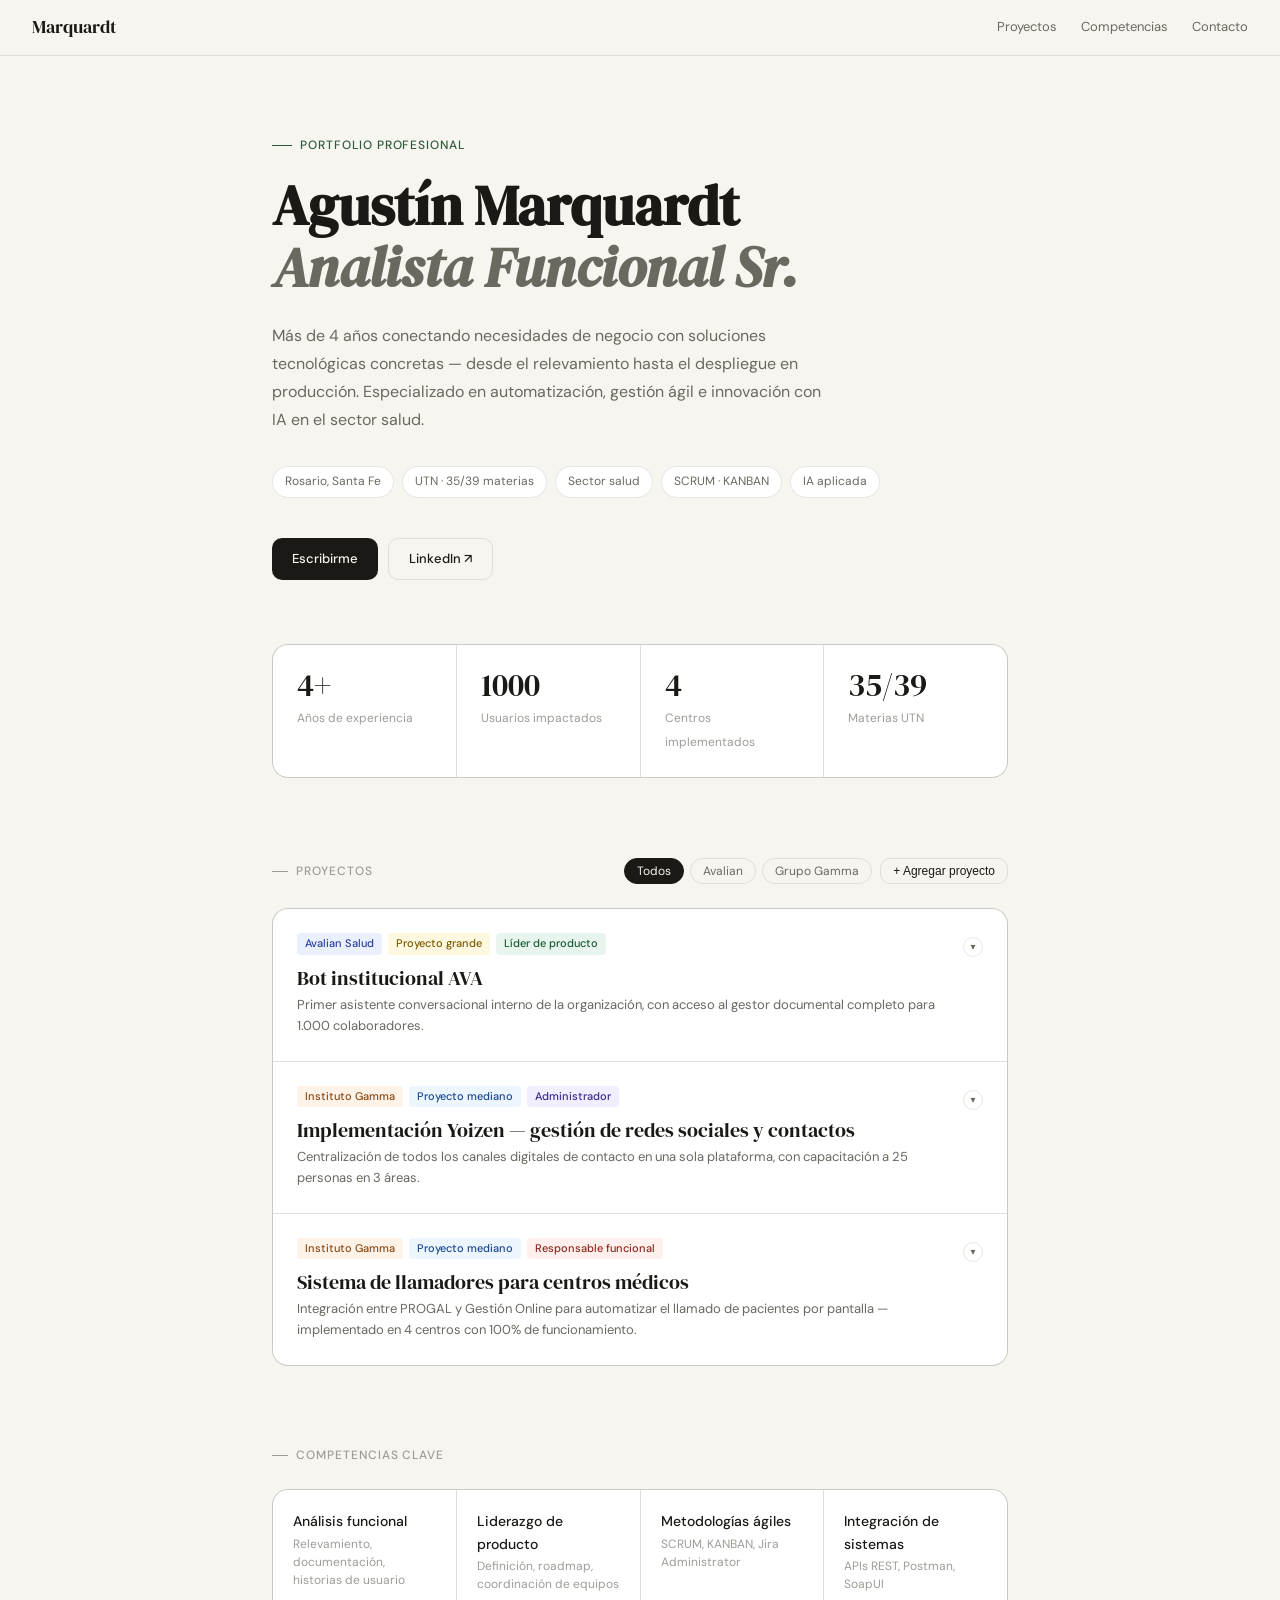
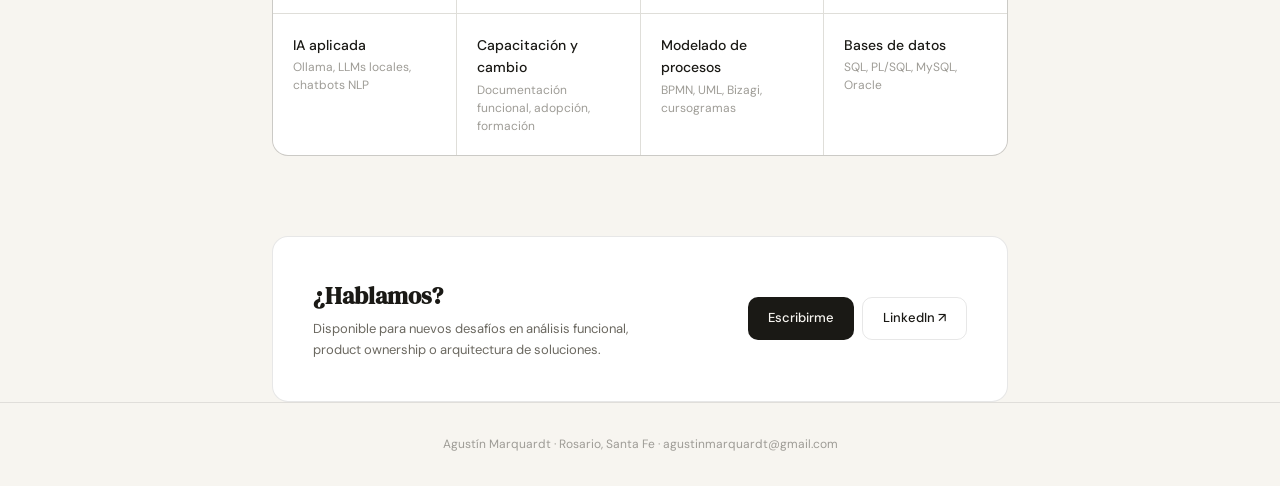
<file: index.html>
<!DOCTYPE html>
<html lang="es">
<head>
<meta charset="UTF-8">
<meta name="viewport" content="width=device-width, initial-scale=1.0">
<title>Agustín Marquardt — Portfolio Profesional</title>
<link href="https://fonts.googleapis.com/css2?family=DM+Serif+Display:ital@0;1&family=DM+Sans:wght@300;400;500&display=swap" rel="stylesheet">
<style>
  *, *::before, *::after { box-sizing: border-box; margin: 0; padding: 0; }

  :root {
    --bg: #F7F5F0;
    --bg-card: #FFFFFF;
    --text: #1A1915;
    --text-muted: #6B6860;
    --text-hint: #9E9C96;
    --border: rgba(26,25,21,0.1);
    --border-hover: rgba(26,25,21,0.2);
    --accent: #2D5A3D;
    --accent-light: #E8F0EB;
    --tag-avalian-bg: #EBF0FF;
    --tag-avalian-text: #2A3FA0;
    --tag-gamma-bg: #FFF3E8;
    --tag-gamma-text: #8B4A15;
    --tag-grande-bg: #FFF8E1;
    --tag-grande-text: #7A5C00;
    --tag-mediano-bg: #EDF5FF;
    --tag-mediano-text: #1A4B8C;
    --tag-lider-bg: #E8F5EE;
    --tag-lider-text: #1A5C34;
    --tag-admin-bg: #F0EEFF;
    --tag-admin-text: #3D2A8C;
    --tag-funcional-bg: #FFF0EE;
    --tag-funcional-text: #8C2A1E;
    --font-display: 'DM Serif Display', Georgia, serif;
    --font-body: 'DM Sans', system-ui, sans-serif;
    --radius-sm: 6px;
    --radius-md: 10px;
    --radius-lg: 16px;
    --shadow-card: 0 1px 3px rgba(0,0,0,0.06), 0 1px 2px rgba(0,0,0,0.04);
  }

  html { scroll-behavior: smooth; }

  body {
    background: var(--bg);
    color: var(--text);
    font-family: var(--font-body);
    font-size: 15px;
    line-height: 1.6;
    min-height: 100vh;
  }

  /* NAV */
  nav {
    position: sticky; top: 0; z-index: 100;
    background: rgba(247,245,240,0.92);
    backdrop-filter: blur(12px);
    border-bottom: 1px solid var(--border);
    padding: 0 2rem;
    display: flex; align-items: center; justify-content: space-between;
    height: 56px;
  }
  .nav-logo { font-family: var(--font-display); font-size: 18px; color: var(--text); text-decoration: none; }
  .nav-links { display: flex; gap: 24px; }
  .nav-links a { font-size: 13px; color: var(--text-muted); text-decoration: none; transition: color 0.15s; }
  .nav-links a:hover { color: var(--text); }

  /* LAYOUT */
  .container { max-width: 800px; margin: 0 auto; padding: 0 2rem; }

  /* HERO */
  .hero { padding: 5rem 0 4rem; }
  .hero-eyebrow { font-size: 12px; font-weight: 500; letter-spacing: 0.08em; text-transform: uppercase; color: var(--accent); margin-bottom: 1.25rem; display: flex; align-items: center; gap: 8px; }
  .hero-eyebrow::before { content: ''; display: inline-block; width: 20px; height: 1px; background: var(--accent); }
  .hero h1 { font-family: var(--font-display); font-size: clamp(36px, 6vw, 56px); line-height: 1.1; color: var(--text); margin-bottom: 1.5rem; }
  .hero h1 em { font-style: italic; color: var(--text-muted); }
  .hero-bio { font-size: 16px; color: var(--text-muted); line-height: 1.75; max-width: 560px; margin-bottom: 2rem; }
  .hero-chips { display: flex; gap: 8px; flex-wrap: wrap; margin-bottom: 2.5rem; }
  .chip { font-size: 12px; padding: 5px 12px; border-radius: 99px; border: 1px solid var(--border); color: var(--text-muted); background: var(--bg-card); }
  .hero-cta { display: flex; gap: 10px; flex-wrap: wrap; }
  .btn-primary { display: inline-flex; align-items: center; gap: 6px; padding: 10px 20px; border-radius: var(--radius-md); background: var(--text); color: var(--bg); font-size: 13px; font-weight: 500; text-decoration: none; border: none; cursor: pointer; transition: opacity 0.15s; }
  .btn-primary:hover { opacity: 0.85; }
  .btn-secondary { display: inline-flex; align-items: center; gap: 6px; padding: 10px 20px; border-radius: var(--radius-md); background: transparent; color: var(--text); font-size: 13px; font-weight: 500; text-decoration: none; border: 1px solid var(--border); cursor: pointer; transition: border-color 0.15s, background 0.15s; }
  .btn-secondary:hover { border-color: var(--border-hover); background: var(--bg-card); }

  /* STATS */
  .stats { display: grid; grid-template-columns: repeat(auto-fit, minmax(140px, 1fr)); gap: 1px; background: var(--border); border: 1px solid var(--border); border-radius: var(--radius-lg); overflow: hidden; margin-bottom: 5rem; }
  .stat { background: var(--bg-card); padding: 1.5rem; }
  .stat-val { font-family: var(--font-display); font-size: 32px; color: var(--text); display: block; line-height: 1; margin-bottom: 4px; }
  .stat-label { font-size: 12px; color: var(--text-hint); }

  /* SECTION */
  .section { margin-bottom: 5rem; }
  .section-header { display: flex; align-items: center; justify-content: space-between; margin-bottom: 1.5rem; flex-wrap: wrap; gap: 12px; }
  .section-label { font-size: 12px; font-weight: 500; letter-spacing: 0.08em; text-transform: uppercase; color: var(--text-hint); display: flex; align-items: center; gap: 8px; }
  .section-label::before { content: ''; display: inline-block; width: 16px; height: 1px; background: var(--text-hint); }
  .filter-row { display: flex; gap: 6px; flex-wrap: wrap; }
  .ftag { font-size: 12px; padding: 4px 12px; border-radius: 99px; border: 1px solid var(--border); background: transparent; color: var(--text-muted); cursor: pointer; transition: all 0.15s; font-family: var(--font-body); }
  .ftag:hover { border-color: var(--border-hover); color: var(--text); }
  .ftag.active { background: var(--text); color: var(--bg); border-color: var(--text); }

  /* PROJECT CARDS */
  .projects { display: flex; flex-direction: column; gap: 1px; background: var(--border); border: 1px solid var(--border); border-radius: var(--radius-lg); overflow: hidden; }
  .pcard { background: var(--bg-card); transition: background 0.15s; }
  .pcard-header { padding: 1.5rem; cursor: pointer; display: flex; align-items: flex-start; justify-content: space-between; gap: 16px; }
  .pcard-header:hover { background: rgba(26,25,21,0.02); }
  .pcard-left { flex: 1; }
  .pcard-tags { display: flex; gap: 6px; flex-wrap: wrap; margin-bottom: 10px; }
  .tag { font-size: 11px; font-weight: 500; padding: 2px 8px; border-radius: 4px; }
  .tag-empresa-avalian { background: var(--tag-avalian-bg); color: var(--tag-avalian-text); }
  .tag-empresa-gamma { background: var(--tag-gamma-bg); color: var(--tag-gamma-text); }
  .tag-grande { background: var(--tag-grande-bg); color: var(--tag-grande-text); }
  .tag-mediano { background: var(--tag-mediano-bg); color: var(--tag-mediano-text); }
  .tag-lider { background: var(--tag-lider-bg); color: var(--tag-lider-text); }
  .tag-admin { background: var(--tag-admin-bg); color: var(--tag-admin-text); }
  .tag-funcional { background: var(--tag-funcional-bg); color: var(--tag-funcional-text); }
  .pcard-title { font-family: var(--font-display); font-size: 20px; color: var(--text); margin-bottom: 4px; line-height: 1.3; }
  .pcard-impact { font-size: 13px; color: var(--text-muted); line-height: 1.6; }
  .chevron { width: 20px; height: 20px; border-radius: 50%; border: 1px solid var(--border); display: flex; align-items: center; justify-content: center; flex-shrink: 0; margin-top: 4px; transition: transform 0.25s, background 0.15s; font-size: 10px; color: var(--text-muted); }
  .chevron.open { transform: rotate(180deg); background: var(--bg); }

  .pcard-detail { display: none; border-top: 1px solid var(--border); padding: 1.5rem; background: rgba(247,245,240,0.5); }
  .pcard-detail.open { display: block; }

  .detail-grid { display: grid; grid-template-columns: 1fr 1fr; gap: 1.5rem; margin-bottom: 1.5rem; }
  @media (max-width: 560px) { .detail-grid { grid-template-columns: 1fr; } }
  .detail-block {}
  .detail-label { font-size: 11px; font-weight: 500; text-transform: uppercase; letter-spacing: 0.06em; color: var(--text-hint); margin-bottom: 6px; }
  .detail-val { font-size: 13px; color: var(--text-muted); line-height: 1.7; }
  .detail-list-title { font-size: 11px; font-weight: 500; text-transform: uppercase; letter-spacing: 0.06em; color: var(--text-hint); margin-bottom: 8px; }
  .detail-list { padding-left: 1rem; margin-bottom: 1.25rem; }
  .detail-list li { font-size: 13px; color: var(--text-muted); line-height: 1.7; margin-bottom: 4px; }
  .impact-box { background: var(--accent-light); border-radius: var(--radius-md); padding: 1rem 1.25rem; display: flex; gap: 10px; align-items: flex-start; margin-bottom: 1.25rem; }
  .impact-dot { width: 6px; height: 6px; border-radius: 50%; background: var(--accent); margin-top: 6px; flex-shrink: 0; }
  .impact-text { font-size: 13px; color: var(--accent); line-height: 1.6; font-weight: 500; }
  .stack-row { display: flex; gap: 6px; flex-wrap: wrap; }
  .stack-chip { font-size: 11px; padding: 3px 8px; border-radius: var(--radius-sm); border: 1px solid var(--border); color: var(--text-hint); background: var(--bg-card); }

  /* SKILLS */
  .skills-grid { display: grid; grid-template-columns: repeat(auto-fit, minmax(180px, 1fr)); gap: 1px; background: var(--border); border: 1px solid var(--border); border-radius: var(--radius-lg); overflow: hidden; }
  .skill-card { background: var(--bg-card); padding: 1.25rem; }
  .skill-name { font-size: 14px; font-weight: 500; color: var(--text); margin-bottom: 2px; }
  .skill-sub { font-size: 12px; color: var(--text-hint); line-height: 1.5; }

  /* CTA */
  .cta-section { border: 1px solid var(--border); border-radius: var(--radius-lg); padding: 2.5rem; display: flex; align-items: center; justify-content: space-between; gap: 1.5rem; flex-wrap: wrap; background: var(--bg-card); }
  .cta-text h3 { font-family: var(--font-display); font-size: 24px; margin-bottom: 4px; }
  .cta-text p { font-size: 13px; color: var(--text-muted); }

  /* FOOTER */
  footer { border-top: 1px solid var(--border); padding: 2rem; text-align: center; }
  footer p { font-size: 12px; color: var(--text-hint); }

  /* MODAL AGREGAR PROYECTO */
  .modal-overlay { position: fixed; inset: 0; background: rgba(26,25,21,0.5); z-index: 200; display: none; align-items: center; justify-content: center; padding: 1rem; }
  .modal-overlay.open { display: flex; }
  .modal { background: var(--bg-card); border-radius: var(--radius-lg); padding: 2rem; width: 100%; max-width: 580px; max-height: 90vh; overflow-y: auto; position: relative; }
  .modal-header { display: flex; justify-content: space-between; align-items: center; margin-bottom: 1.5rem; }
  .modal-title { font-family: var(--font-display); font-size: 22px; }
  .modal-close { width: 32px; height: 32px; border-radius: 50%; border: 1px solid var(--border); background: transparent; cursor: pointer; font-size: 16px; color: var(--text-muted); display: flex; align-items: center; justify-content: center; transition: background 0.15s; }
  .modal-close:hover { background: var(--bg); }
  .form-row { margin-bottom: 1.25rem; }
  .form-label { font-size: 12px; font-weight: 500; text-transform: uppercase; letter-spacing: 0.05em; color: var(--text-hint); display: block; margin-bottom: 6px; }
  .form-input, .form-select, .form-textarea {
    width: 100%; padding: 9px 12px; border-radius: var(--radius-sm);
    border: 1px solid var(--border); background: var(--bg);
    color: var(--text); font-family: var(--font-body); font-size: 14px;
    outline: none; transition: border-color 0.15s;
  }
  .form-input:focus, .form-select:focus, .form-textarea:focus { border-color: var(--border-hover); }
  .form-textarea { min-height: 80px; resize: vertical; }
  .form-row-2 { display: grid; grid-template-columns: 1fr 1fr; gap: 12px; }
  .form-hint { font-size: 11px; color: var(--text-hint); margin-top: 4px; }
  .modal-actions { display: flex; gap: 8px; justify-content: flex-end; margin-top: 1.5rem; }

  /* ANIMATIONS */
  @keyframes fadeIn { from { opacity: 0; transform: translateY(8px); } to { opacity: 1; transform: translateY(0); } }
  .hero { animation: fadeIn 0.5s ease; }

  /* MOBILE */
  @media (max-width: 600px) {
    nav { padding: 0 1rem; }
    .nav-links { gap: 16px; }
    .container { padding: 0 1rem; }
    .hero { padding: 3rem 0 2.5rem; }
    .cta-section { flex-direction: column; }
  }
</style>
</head>
<body>

<nav>
  <a class="nav-logo" href="#">Marquardt</a>
  <div class="nav-links">
    <a href="#proyectos">Proyectos</a>
    <a href="#competencias">Competencias</a>
    <a href="#contacto">Contacto</a>
  </div>
</nav>

<main>
  <div class="container">

    <!-- HERO -->
    <section class="hero">
      <p class="hero-eyebrow">Portfolio profesional</p>
      <h1>Agustín Marquardt<br><em>Analista Funcional Sr.</em></h1>
      <p class="hero-bio">
        Más de 4 años conectando necesidades de negocio con soluciones tecnológicas concretas — desde el relevamiento hasta el despliegue en producción. Especializado en automatización, gestión ágil e innovación con IA en el sector salud.
      </p>
      <div class="hero-chips">
        <span class="chip">Rosario, Santa Fe</span>
        <span class="chip">UTN · 35/39 materias</span>
        <span class="chip">Sector salud</span>
        <span class="chip">SCRUM · KANBAN</span>
        <span class="chip">IA aplicada</span>
      </div>
      <div class="hero-cta">
        <a class="btn-primary" href="mailto:agustinmarquardt@gmail.com">Escribirme</a>
        <a class="btn-secondary" href="https://linkedin.com/in/agustin-marquardt" target="_blank">LinkedIn ↗</a>
      </div>
    </section>

    <!-- STATS -->
    <div class="stats">
      <div class="stat"><span class="stat-val">4+</span><span class="stat-label">Años de experiencia</span></div>
      <div class="stat"><span class="stat-val">1000</span><span class="stat-label">Usuarios impactados</span></div>
      <div class="stat"><span class="stat-val">4</span><span class="stat-label">Centros implementados</span></div>
      <div class="stat"><span class="stat-val">35/39</span><span class="stat-label">Materias UTN</span></div>
    </div>

    <!-- PROYECTOS -->
    <section class="section" id="proyectos">
      <div class="section-header">
        <span class="section-label">Proyectos</span>
        <div style="display:flex; gap:8px; align-items:center; flex-wrap:wrap;">
          <div class="filter-row">
            <button class="ftag active" onclick="filterCards('todos', this)">Todos</button>
            <button class="ftag" onclick="filterCards('avalian', this)">Avalian</button>
            <button class="ftag" onclick="filterCards('gamma', this)">Grupo Gamma</button>
          </div>
          <button class="btn-secondary" onclick="openModal()" style="font-size:12px; padding:5px 12px;">+ Agregar proyecto</button>
        </div>
      </div>

      <div class="projects" id="projects-list">

        <!-- PROYECTO 1: BOT AVA -->
        <div class="pcard" data-empresa="avalian">
          <div class="pcard-header" onclick="toggleCard(this)">
            <div class="pcard-left">
              <div class="pcard-tags">
                <span class="tag tag-empresa-avalian">Avalian Salud</span>
                <span class="tag tag-grande">Proyecto grande</span>
                <span class="tag tag-lider">Líder de producto</span>
              </div>
              <p class="pcard-title">Bot institucional AVA</p>
              <p class="pcard-impact">Primer asistente conversacional interno de la organización, con acceso al gestor documental completo para 1.000 colaboradores.</p>
            </div>
            <div class="chevron">▾</div>
          </div>
          <div class="pcard-detail">
            <div class="detail-grid">
              <div class="detail-block">
                <p class="detail-label">El problema</p>
                <p class="detail-val">La información institucional estaba dispersa en documentos internos sin acceso unificado. Las áreas perdían tiempo consultando a RRHH y Legales por datos que podían estar disponibles al instante.</p>
              </div>
              <div class="detail-block">
                <p class="detail-label">Mi rol</p>
                <p class="detail-val">Líder de Producto de Innovación — responsable del diseño conceptual, la arquitectura funcional y la coordinación con el equipo técnico desde el inicio hasta el despliegue.</p>
              </div>
            </div>
            <p class="detail-list-title">Lo que hice concretamente</p>
            <ul class="detail-list">
              <li>Relevé con todas las áreas qué consultas repetitivas podían automatizarse y definí el alcance inicial.</li>
              <li>Diseñé la arquitectura conversacional y los flujos de respuesta del bot.</li>
              <li>Coordiné la integración con Ollama y el entrenamiento sobre el gestor documental clasificado.</li>
              <li>Gestioné el piloto con usuarios internos y ajusté el modelo según el feedback real.</li>
              <li>Decidí usar modelo local para garantizar la confidencialidad de la información institucional.</li>
            </ul>
            <div class="impact-box">
              <div class="impact-dot"></div>
              <p class="impact-text">Primera iniciativa de IA generativa de Avalian. Presentada a 1.000 colaboradores, redujo la dependencia de consultas manuales al área de RRHH y Legales.</p>
            </div>
            <div class="stack-row">
              <span class="stack-chip">Ollama</span>
              <span class="stack-chip">OpenWeb UI</span>
              <span class="stack-chip">LLM local</span>
              <span class="stack-chip">Gestor documental</span>
              <span class="stack-chip">Jira</span>
            </div>
          </div>
        </div>

        <!-- PROYECTO 2: YOIZEN -->
        <div class="pcard" data-empresa="gamma">
          <div class="pcard-header" onclick="toggleCard(this)">
            <div class="pcard-left">
              <div class="pcard-tags">
                <span class="tag tag-empresa-gamma">Instituto Gamma</span>
                <span class="tag tag-mediano">Proyecto mediano</span>
                <span class="tag tag-admin">Administrador</span>
              </div>
              <p class="pcard-title">Implementación Yoizen — gestión de redes sociales y contactos</p>
              <p class="pcard-impact">Centralización de todos los canales digitales de contacto en una sola plataforma, con capacitación a 25 personas en 3 áreas.</p>
            </div>
            <div class="chevron">▾</div>
          </div>
          <div class="pcard-detail">
            <div class="detail-grid">
              <div class="detail-block">
                <p class="detail-label">El problema</p>
                <p class="detail-val">Los contactos digitales llegaban por canales dispersos sin trazabilidad ni gestión unificada. El equipo de atención perdía contactos y no podía medir la actividad.</p>
              </div>
              <div class="detail-block">
                <p class="detail-label">Mi rol</p>
                <p class="detail-val">Administrador del sistema — interlocutor principal con el proveedor, responsable de la implementación, capacitación y adopción por parte de los usuarios.</p>
              </div>
            </div>
            <p class="detail-list-title">Lo que hice concretamente</p>
            <ul class="detail-list">
              <li>Coordiné todos los cambios y requerimientos hacia el proveedor Yoizen como referente único.</li>
              <li>Configuré la plataforma para las necesidades específicas de cada área.</li>
              <li>Capacité a 25 personas en dos sedes del centro de contacto y en marketing.</li>
              <li>Redacté instructivos y documentación funcional para usuarios finales.</li>
              <li>Realicé seguimiento post-implementación con usuarios clave para asegurar la adopción.</li>
            </ul>
            <div class="impact-box">
              <div class="impact-dot"></div>
              <p class="impact-text">3 áreas operando en una sola plataforma. Publicación, calendarización y gestión de contactos unificadas. 25 usuarios capacitados en 2 sedes.</p>
            </div>
            <div class="stack-row">
              <span class="stack-chip">Yoizen</span>
              <span class="stack-chip">Documentación funcional</span>
              <span class="stack-chip">Capacitación de usuarios</span>
            </div>
          </div>
        </div>

        <!-- PROYECTO 3: LLAMADORES -->
        <div class="pcard" data-empresa="gamma">
          <div class="pcard-header" onclick="toggleCard(this)">
            <div class="pcard-left">
              <div class="pcard-tags">
                <span class="tag tag-empresa-gamma">Instituto Gamma</span>
                <span class="tag tag-mediano">Proyecto mediano</span>
                <span class="tag tag-funcional">Responsable funcional</span>
              </div>
              <p class="pcard-title">Sistema de llamadores para centros médicos</p>
              <p class="pcard-impact">Integración entre PROGAL y Gestión Online para automatizar el llamado de pacientes por pantalla — implementado en 4 centros con 100% de funcionamiento.</p>
            </div>
            <div class="chevron">▾</div>
          </div>
          <div class="pcard-detail">
            <div class="detail-grid">
              <div class="detail-block">
                <p class="detail-label">El problema</p>
                <p class="detail-val">El llamado de pacientes a consultorios se hacía de forma manual y verbal, generando desorden en las salas de espera y demoras en la atención sin trazabilidad del flujo.</p>
              </div>
              <div class="detail-block">
                <p class="detail-label">Mi rol</p>
                <p class="detail-val">Responsable funcional — diseñé el circuito de integración y coordiné la implementación entre los sistemas involucrados y los cuatro centros médicos.</p>
              </div>
            </div>
            <p class="detail-list-title">Lo que hice concretamente</p>
            <ul class="detail-list">
              <li>Relevé el flujo de atención de pacientes en los centros para entender el proceso actual.</li>
              <li>Diseñé el circuito de integración entre el core PROGAL y el sistema Gestión Online.</li>
              <li>Definí la lógica: cuando se registra la atención, se dispara automáticamente el llamado en pantalla.</li>
              <li>Coordiné la implementación en los 4 centros: HPR, IG, Cumbres y Vertientes.</li>
              <li>Validé el funcionamiento en producción en cada centro.</li>
            </ul>
            <div class="impact-box">
              <div class="impact-dot"></div>
              <p class="impact-text">Implementado en producción en 4 centros médicos con 100% de funcionamiento. Eliminó el llamado manual y digitalizó el flujo de atención de pacientes.</p>
            </div>
            <div class="stack-row">
              <span class="stack-chip">PROGAL (core)</span>
              <span class="stack-chip">Gestión Online</span>
              <span class="stack-chip">Integración de sistemas</span>
              <span class="stack-chip">BPMN</span>
            </div>
          </div>
        </div>

      </div><!-- /projects-list -->
    </section>

    <!-- COMPETENCIAS -->
    <section class="section" id="competencias">
      <div class="section-header">
        <span class="section-label">Competencias clave</span>
      </div>
      <div class="skills-grid">
        <div class="skill-card"><p class="skill-name">Análisis funcional</p><p class="skill-sub">Relevamiento, documentación, historias de usuario</p></div>
        <div class="skill-card"><p class="skill-name">Liderazgo de producto</p><p class="skill-sub">Definición, roadmap, coordinación de equipos</p></div>
        <div class="skill-card"><p class="skill-name">Metodologías ágiles</p><p class="skill-sub">SCRUM, KANBAN, Jira Administrator</p></div>
        <div class="skill-card"><p class="skill-name">Integración de sistemas</p><p class="skill-sub">APIs REST, Postman, SoapUI</p></div>
        <div class="skill-card"><p class="skill-name">IA aplicada</p><p class="skill-sub">Ollama, LLMs locales, chatbots NLP</p></div>
        <div class="skill-card"><p class="skill-name">Capacitación y cambio</p><p class="skill-sub">Documentación funcional, adopción, formación</p></div>
        <div class="skill-card"><p class="skill-name">Modelado de procesos</p><p class="skill-sub">BPMN, UML, Bizagi, cursogramas</p></div>
        <div class="skill-card"><p class="skill-name">Bases de datos</p><p class="skill-sub">SQL, PL/SQL, MySQL, Oracle</p></div>
      </div>
    </section>

    <!-- CONTACTO / CTA -->
    <section class="cta-section" id="contacto">
      <div class="cta-text">
        <h3>¿Hablamos?</h3>
        <p>Disponible para nuevos desafíos en análisis funcional,<br>product ownership o arquitectura de soluciones.</p>
      </div>
      <div style="display:flex; gap:8px; flex-wrap:wrap;">
        <a class="btn-primary" href="mailto:agustinmarquardt@gmail.com">Escribirme</a>
        <a class="btn-secondary" href="https://linkedin.com/in/agustin-marquardt" target="_blank">LinkedIn ↗</a>
      </div>
    </section>

  </div><!-- /container -->
</main>

<footer>
  <p>Agustín Marquardt · Rosario, Santa Fe · agustinmarquardt@gmail.com</p>
</footer>

<!-- MODAL AGREGAR PROYECTO -->
<div class="modal-overlay" id="modal-overlay" onclick="closeModalOnOverlay(event)">
  <div class="modal">
    <div class="modal-header">
      <h2 class="modal-title">Agregar proyecto</h2>
      <button class="modal-close" onclick="closeModal()">✕</button>
    </div>

    <div class="form-row">
      <label class="form-label">Nombre del proyecto *</label>
      <input class="form-input" id="f-titulo" type="text" placeholder="Ej: Portal de Facturas — Avalian">
    </div>

    <div class="form-row-2">
      <div class="form-row" style="margin-bottom:0">
        <label class="form-label">Empresa *</label>
        <select class="form-select" id="f-empresa">
          <option value="avalian">Avalian Salud</option>
          <option value="gamma">Instituto Gamma</option>
          <option value="otro">Otro</option>
        </select>
      </div>
      <div class="form-row" style="margin-bottom:0">
        <label class="form-label">Escala *</label>
        <select class="form-select" id="f-escala">
          <option value="grande">Grande</option>
          <option value="mediano">Mediano</option>
          <option value="chico">Chico</option>
        </select>
      </div>
    </div>

    <div class="form-row" style="margin-top:1.25rem">
      <label class="form-label">Tu rol *</label>
      <select class="form-select" id="f-rol">
        <option value="lider">Líder de producto</option>
        <option value="admin">Administrador</option>
        <option value="funcional">Responsable funcional</option>
        <option value="colaborador">Colaborador / Participante clave</option>
      </select>
    </div>

    <div class="form-row">
      <label class="form-label">Línea de impacto *</label>
      <input class="form-input" id="f-impacto" type="text" placeholder="Frase corta que resume el resultado del proyecto">
      <p class="form-hint">Esta frase aparece visible en la card. Sé concreto y medible.</p>
    </div>

    <div class="form-row">
      <label class="form-label">El problema que resolvía *</label>
      <textarea class="form-textarea" id="f-problema" placeholder="¿Qué pasaba antes? ¿Qué dolor tenía el área o el usuario?"></textarea>
    </div>

    <div class="form-row">
      <label class="form-label">Tu rol en detalle *</label>
      <textarea class="form-textarea" id="f-rol-detalle" placeholder="Describí tu responsabilidad concreta en el proyecto"></textarea>
    </div>

    <div class="form-row">
      <label class="form-label">Lo que hiciste concretamente *</label>
      <textarea class="form-textarea" id="f-acciones" placeholder="Listá 3 a 5 acciones concretas. Una por línea, empezando con un verbo." style="min-height:100px"></textarea>
      <p class="form-hint">Cada línea se convierte en un ítem de la lista. Ej: «Relevé el proceso con el área contable»</p>
    </div>

    <div class="form-row">
      <label class="form-label">Impacto concreto *</label>
      <textarea class="form-textarea" id="f-resultado" placeholder="¿Qué cambió después del proyecto? ¿Para quién?"></textarea>
    </div>

    <div class="form-row">
      <label class="form-label">Stack / herramientas <span style="font-weight:400;text-transform:none;letter-spacing:0">(opcional)</span></label>
      <input class="form-input" id="f-stack" type="text" placeholder="Ej: Jira, Bizagi, Postman, SaludSoft">
      <p class="form-hint">Separalos con coma.</p>
    </div>

    <div class="modal-actions">
      <button class="btn-secondary" onclick="closeModal()">Cancelar</button>
      <button class="btn-primary" onclick="agregarProyecto()">Agregar al portfolio</button>
    </div>
  </div>
</div>

<script>
  function toggleCard(header) {
    const detail = header.nextElementSibling;
    const chevron = header.querySelector('.chevron');
    const isOpen = detail.classList.contains('open');
    detail.classList.toggle('open', !isOpen);
    chevron.classList.toggle('open', !isOpen);
  }

  function filterCards(empresa, btn) {
    document.querySelectorAll('.ftag').forEach(b => b.classList.remove('active'));
    btn.classList.add('active');
    document.querySelectorAll('.pcard').forEach(card => {
      card.style.display = (empresa === 'todos' || card.dataset.empresa === empresa) ? '' : 'none';
    });
  }

  function openModal() {
    document.getElementById('modal-overlay').classList.add('open');
    document.body.style.overflow = 'hidden';
  }

  function closeModal() {
    document.getElementById('modal-overlay').classList.remove('open');
    document.body.style.overflow = '';
  }

  function closeModalOnOverlay(e) {
    if (e.target === document.getElementById('modal-overlay')) closeModal();
  }

  const rolMap = {
    lider: { label: 'Líder de producto', cls: 'tag-lider' },
    admin: { label: 'Administrador', cls: 'tag-admin' },
    funcional: { label: 'Responsable funcional', cls: 'tag-funcional' },
    colaborador: { label: 'Colaborador', cls: 'tag-funcional' }
  };
  const escalaMap = {
    grande: { label: 'Proyecto grande', cls: 'tag-grande' },
    mediano: { label: 'Proyecto mediano', cls: 'tag-mediano' },
    chico: { label: 'Proyecto chico', cls: 'tag-mediano' }
  };
  const empresaMap = {
    avalian: { label: 'Avalian Salud', cls: 'tag-empresa-avalian' },
    gamma: { label: 'Instituto Gamma', cls: 'tag-empresa-gamma' },
    otro: { label: 'Otro', cls: 'tag-empresa-gamma' }
  };

  function agregarProyecto() {
    const titulo = document.getElementById('f-titulo').value.trim();
    const impacto = document.getElementById('f-impacto').value.trim();
    const problema = document.getElementById('f-problema').value.trim();
    const rolDetalle = document.getElementById('f-rol-detalle').value.trim();
    const acciones = document.getElementById('f-acciones').value.trim();
    const resultado = document.getElementById('f-resultado').value.trim();
    const stack = document.getElementById('f-stack').value.trim();
    const empresa = document.getElementById('f-empresa').value;
    const escala = document.getElementById('f-escala').value;
    const rol = document.getElementById('f-rol').value;

    if (!titulo || !impacto || !problema || !rolDetalle || !acciones || !resultado) {
      alert('Por favor completá todos los campos obligatorios (*)');
      return;
    }

    const accionesHTML = acciones.split('\n').filter(l => l.trim()).map(l => `<li>${l.trim()}</li>`).join('');
    const stackHTML = stack ? stack.split(',').map(s => `<span class="stack-chip">${s.trim()}</span>`).join('') : '';

    const e = empresaMap[empresa];
    const es = escalaMap[escala];
    const r = rolMap[rol];

    const card = document.createElement('div');
    card.className = 'pcard';
    card.dataset.empresa = empresa;
    card.innerHTML = `
      <div class="pcard-header" onclick="toggleCard(this)">
        <div class="pcard-left">
          <div class="pcard-tags">
            <span class="tag ${e.cls}">${e.label}</span>
            <span class="tag ${es.cls}">${es.label}</span>
            <span class="tag ${r.cls}">${r.label}</span>
          </div>
          <p class="pcard-title">${titulo}</p>
          <p class="pcard-impact">${impacto}</p>
        </div>
        <div class="chevron">▾</div>
      </div>
      <div class="pcard-detail">
        <div class="detail-grid">
          <div class="detail-block">
            <p class="detail-label">El problema</p>
            <p class="detail-val">${problema}</p>
          </div>
          <div class="detail-block">
            <p class="detail-label">Mi rol</p>
            <p class="detail-val">${rolDetalle}</p>
          </div>
        </div>
        <p class="detail-list-title">Lo que hice concretamente</p>
        <ul class="detail-list">${accionesHTML}</ul>
        <div class="impact-box">
          <div class="impact-dot"></div>
          <p class="impact-text">${resultado}</p>
        </div>
        ${stackHTML ? `<div class="stack-row">${stackHTML}</div>` : ''}
      </div>
    `;

    document.getElementById('projects-list').appendChild(card);

    ['f-titulo','f-impacto','f-problema','f-rol-detalle','f-acciones','f-resultado','f-stack'].forEach(id => {
      document.getElementById(id).value = '';
    });

    closeModal();

    card.scrollIntoView({ behavior: 'smooth', block: 'center' });
  }
</script>

</body>
</html>
</file>
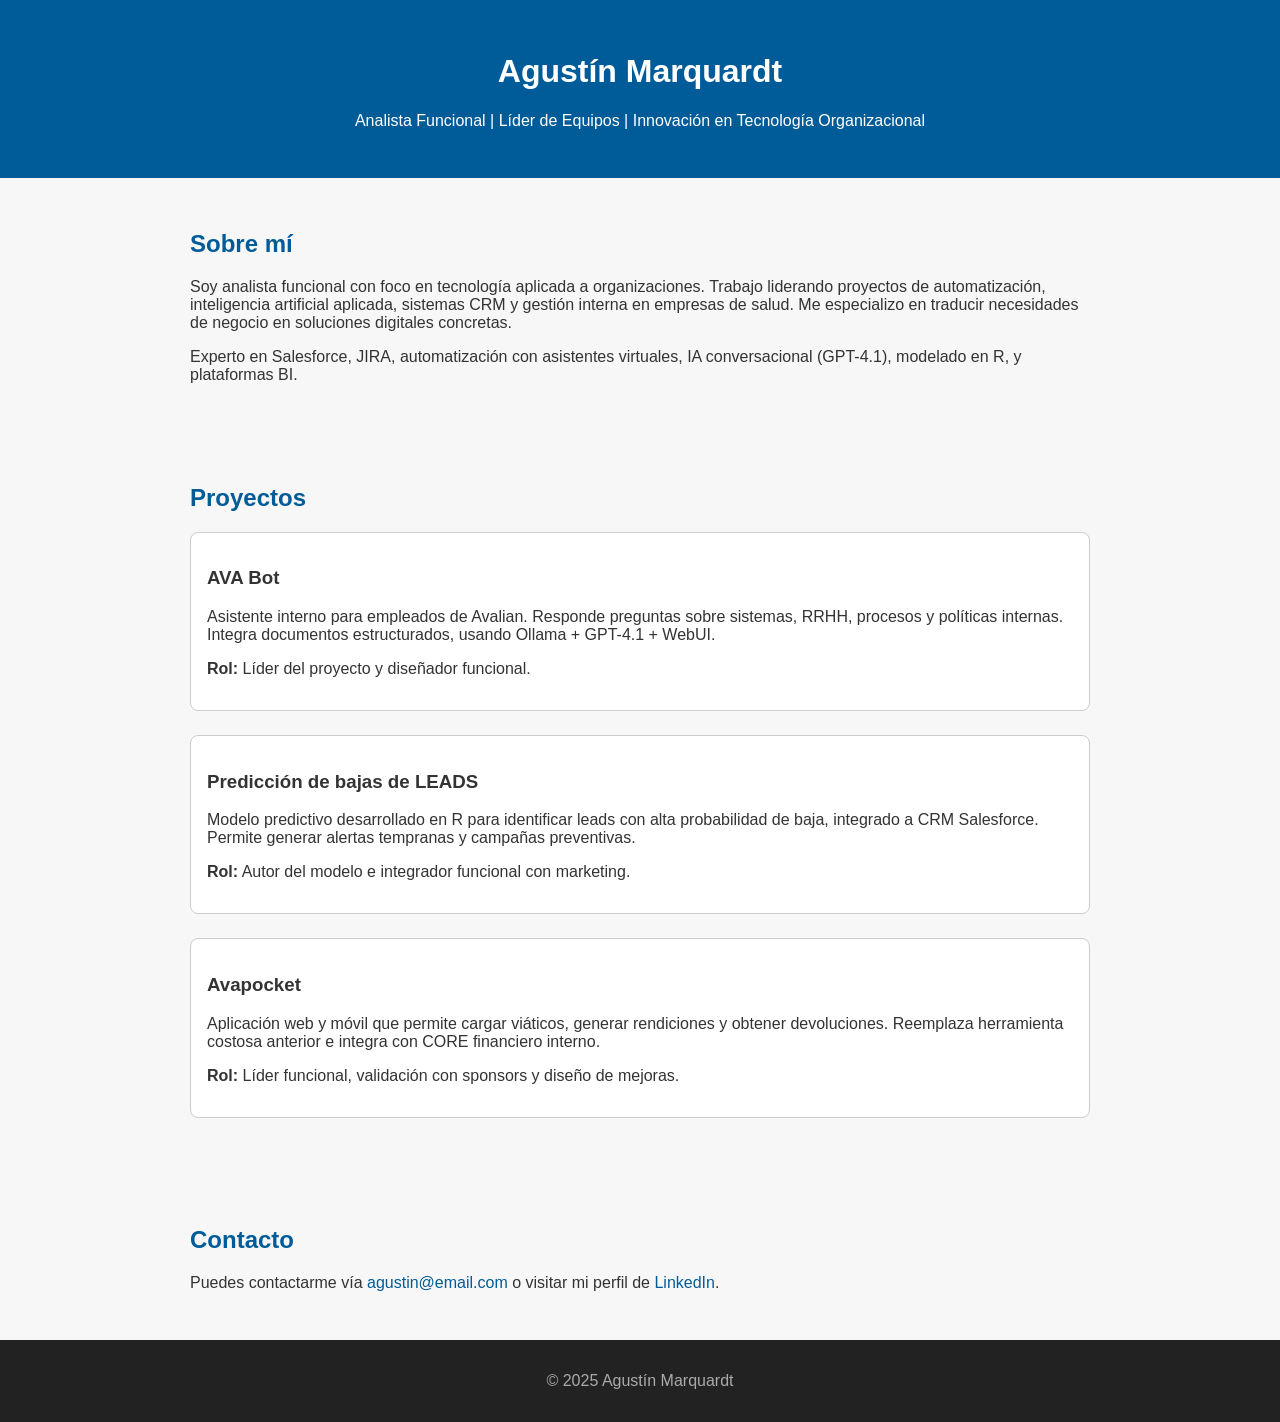
<file: portfolio_agustin_marquardt.html>
<!DOCTYPE html>
<html lang="es">
<head>
  <meta charset="UTF-8">
  <meta name="viewport" content="width=device-width, initial-scale=1.0">
  <title>Agustín Marquardt | Portfolio</title>
  <style>
    body {
      font-family: Arial, sans-serif;
      margin: 0;
      padding: 0;
      background-color: #f7f7f7;
      color: #333;
    }
    header {
      background-color: #005c99;
      color: white;
      padding: 2rem;
      text-align: center;
    }
    section {
      padding: 2rem;
      max-width: 900px;
      margin: auto;
    }
    h2 {
      color: #005c99;
    }
    .proyecto {
      background-color: white;
      border: 1px solid #ccc;
      padding: 1rem;
      margin-bottom: 1.5rem;
      border-radius: 8px;
    }
    footer {
      background-color: #222;
      color: #aaa;
      text-align: center;
      padding: 1rem;
    }
    a {
      color: #005c99;
      text-decoration: none;
    }
  </style>
</head>
<body>
  <header>
    <h1>Agustín Marquardt</h1>
    <p>Analista Funcional | Líder de Equipos | Innovación en Tecnología Organizacional</p>
  </header>

  <section>
    <h2>Sobre mí</h2>
    <p>Soy analista funcional con foco en tecnología aplicada a organizaciones. Trabajo liderando proyectos de automatización, inteligencia artificial aplicada, sistemas CRM y gestión interna en empresas de salud. Me especializo en traducir necesidades de negocio en soluciones digitales concretas.</p>
    <p>Experto en Salesforce, JIRA, automatización con asistentes virtuales, IA conversacional (GPT-4.1), modelado en R, y plataformas BI.</p>
  </section>

  <section>
    <h2>Proyectos</h2>

    <div class="proyecto">
      <h3>AVA Bot</h3>
      <p>Asistente interno para empleados de Avalian. Responde preguntas sobre sistemas, RRHH, procesos y políticas internas. Integra documentos estructurados, usando Ollama + GPT-4.1 + WebUI.</p>
      <p><strong>Rol:</strong> Líder del proyecto y diseñador funcional.</p>
    </div>

    <div class="proyecto">
      <h3>Predicción de bajas de LEADS</h3>
      <p>Modelo predictivo desarrollado en R para identificar leads con alta probabilidad de baja, integrado a CRM Salesforce. Permite generar alertas tempranas y campañas preventivas.</p>
      <p><strong>Rol:</strong> Autor del modelo e integrador funcional con marketing.</p>
    </div>

    <div class="proyecto">
      <h3>Avapocket</h3>
      <p>Aplicación web y móvil que permite cargar viáticos, generar rendiciones y obtener devoluciones. Reemplaza herramienta costosa anterior e integra con CORE financiero interno.</p>
      <p><strong>Rol:</strong> Líder funcional, validación con sponsors y diseño de mejoras.</p>
    </div>

  </section>

  <section>
    <h2>Contacto</h2>
    <p>Puedes contactarme vía <a href="mailto:agustin@email.com">agustin@email.com</a> o visitar mi perfil de <a href="https://www.linkedin.com/in/tuusuario" target="_blank">LinkedIn</a>.</p>
  </section>

  <footer>
    <p>&copy; 2025 Agustín Marquardt</p>
  </footer>
</body>
</html>
</file>
